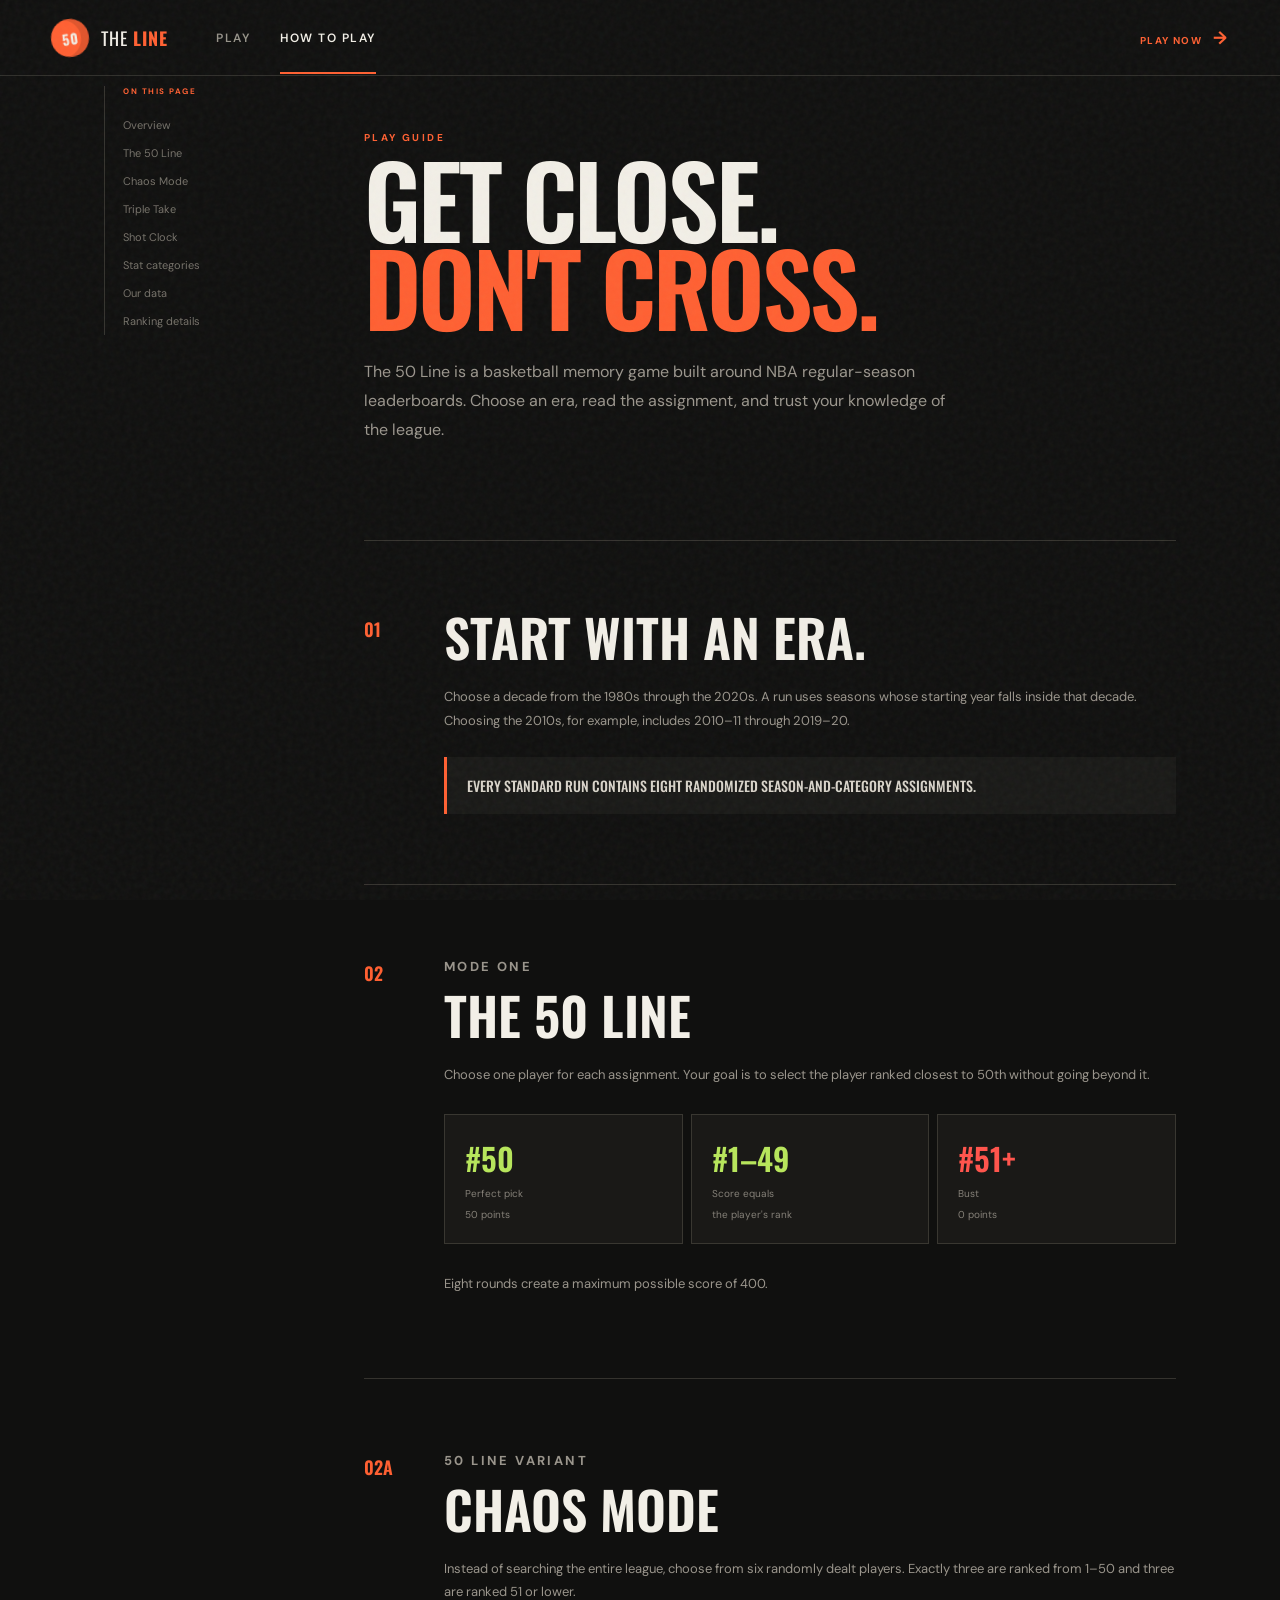
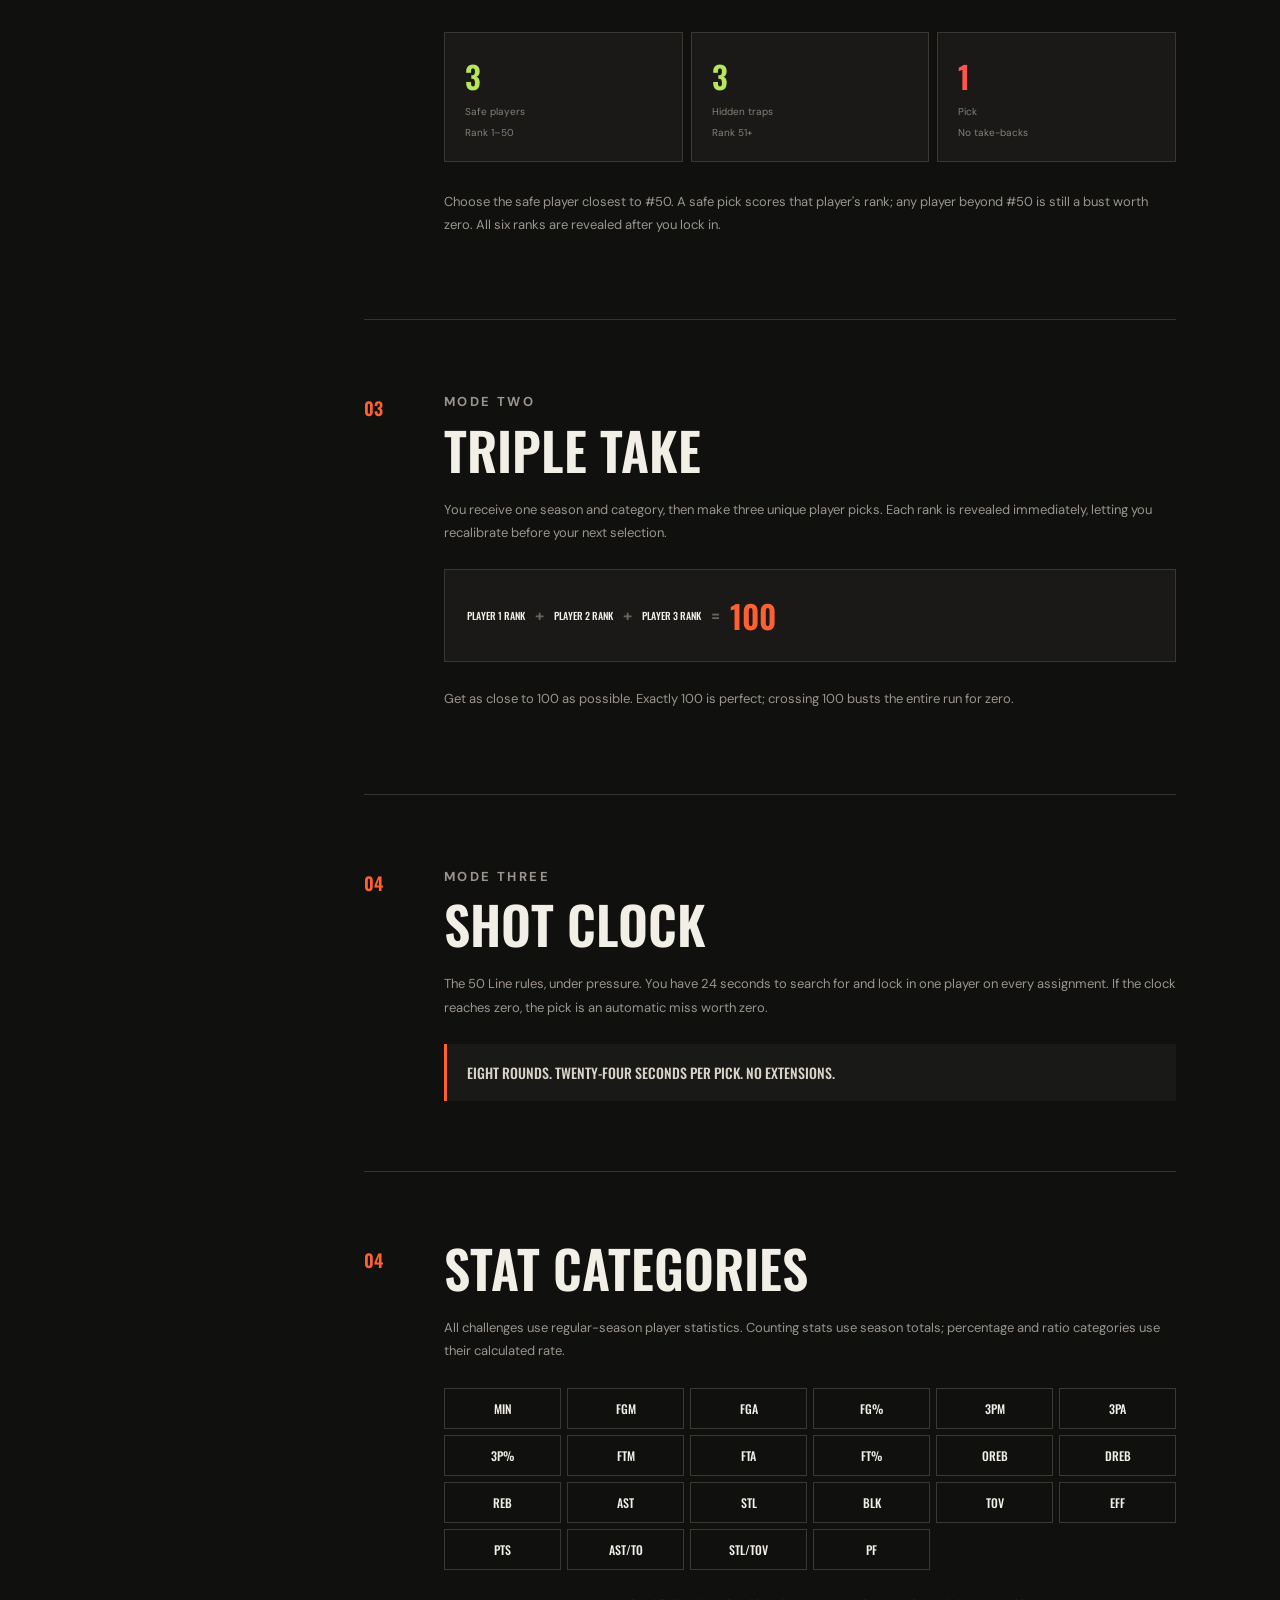
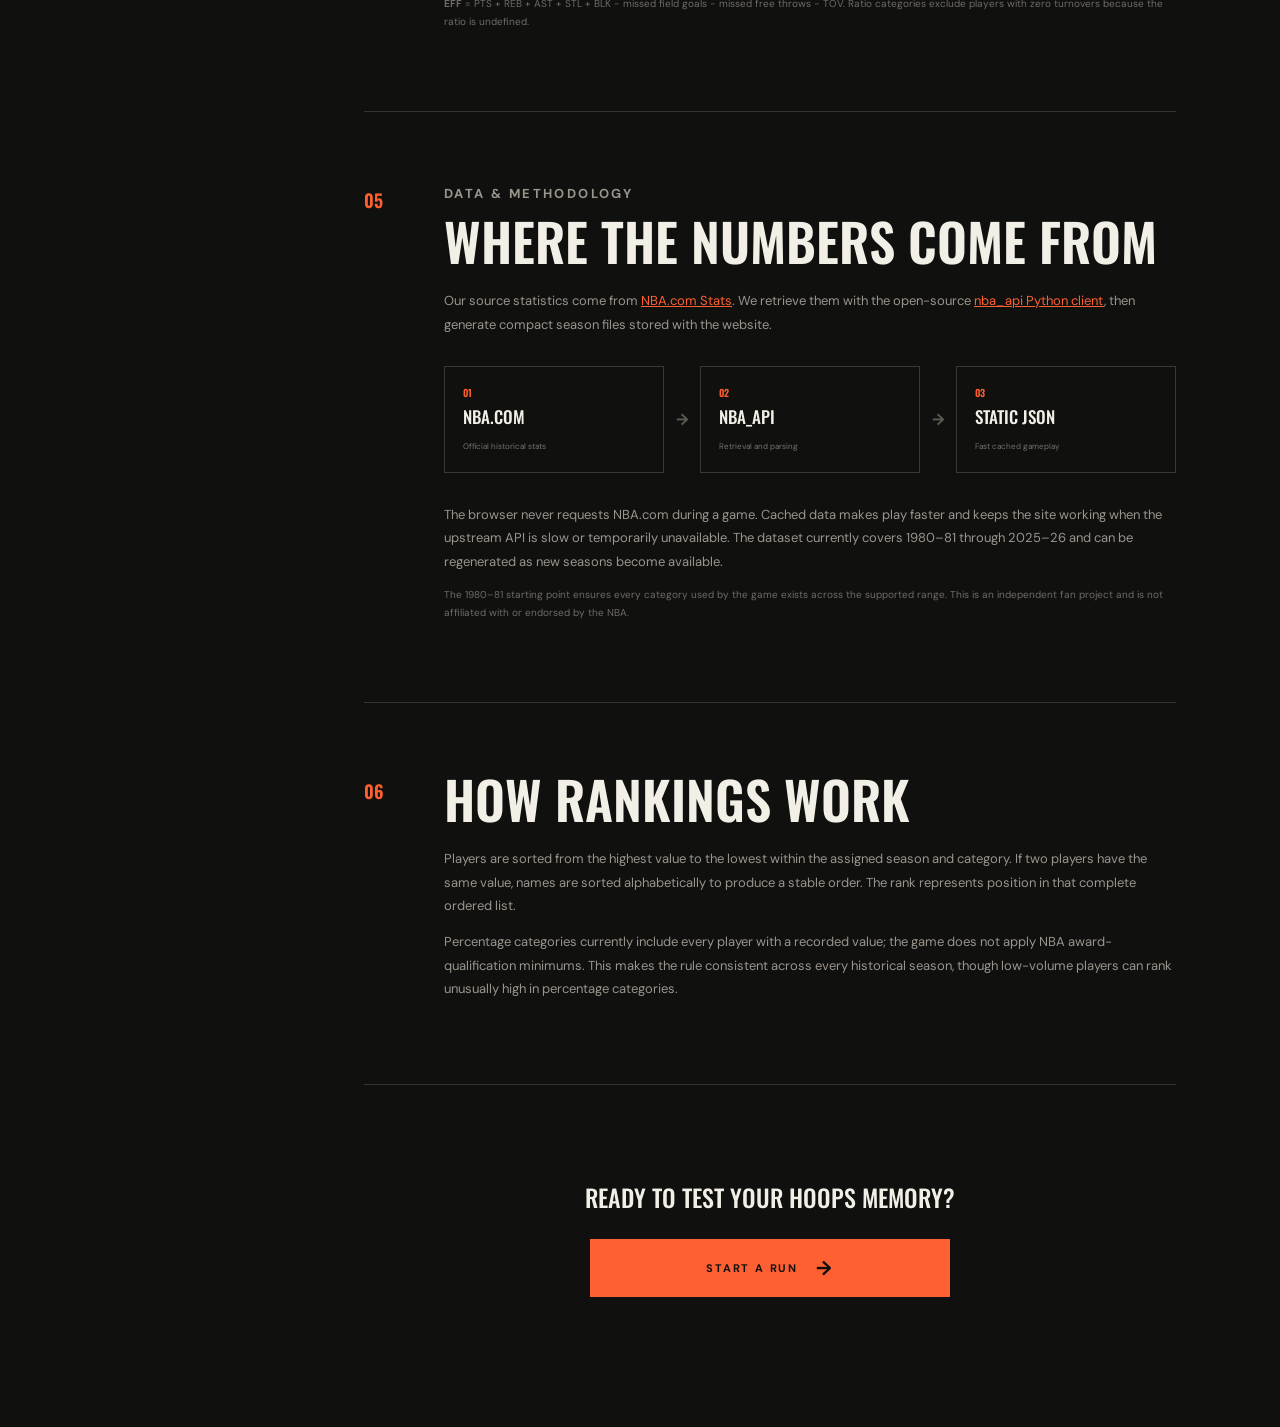
<file: how-to.html>
<!doctype html>
<html lang="en">
<head>
  <meta charset="UTF-8" />
  <meta name="viewport" content="width=device-width,initial-scale=1" />
  <meta name="theme-color" content="#11100e" />
  <title>How to Play — The 50 Line</title>
  <link rel="preconnect" href="https://fonts.googleapis.com" />
  <link rel="preconnect" href="https://fonts.gstatic.com" crossorigin />
  <link href="https://fonts.googleapis.com/css2?family=DM+Sans:wght@400;500;600;700&family=Oswald:wght@500;600;700&display=swap" rel="stylesheet" />
  <link rel="stylesheet" href="styles.css" />
  <link rel="stylesheet" href="how-to.css" />
</head>
<body class="docs-page">
  <div class="grain"></div>
  <header class="site-header">
    <a class="brand" href="index.html"><span class="brand-ball">50</span><span>THE <b>LINE</b></span></a>
    <nav aria-label="Documentation navigation"><a class="nav-link" href="index.html">Play</a><a class="nav-link active" href="how-to.html">How to play</a></nav>
    <a class="docs-play" href="index.html">PLAY NOW <span>→</span></a>
  </header>

  <main class="docs-shell">
    <aside class="docs-nav">
      <span>ON THIS PAGE</span>
      <a href="#overview">Overview</a><a href="#classic">The 50 Line</a><a href="#chaos">Chaos Mode</a><a href="#triple">Triple Take</a><a href="#shotclock">Shot Clock</a><a href="#categories">Stat categories</a><a href="#data">Our data</a><a href="#rankings">Ranking details</a>
    </aside>
    <article>
      <section id="overview" class="docs-hero">
        <p class="eyebrow">PLAY GUIDE</p>
        <h1>Get close.<br /><em>Don't cross.</em></h1>
        <p>The 50 Line is a basketball memory game built around NBA regular-season leaderboards. Choose an era, read the assignment, and trust your knowledge of the league.</p>
      </section>

      <section class="docs-section">
        <p class="section-number">01</p><div><h2>Start with an era.</h2><p>Choose a decade from the 1980s through the 2020s. A run uses seasons whose starting year falls inside that decade. Choosing the 2010s, for example, includes 2010–11 through 2019–20.</p><div class="callout">Every standard run contains eight randomized season-and-category assignments.</div></div>
      </section>

      <section id="classic" class="docs-section">
        <p class="section-number">02</p><div><p class="eyebrow">MODE ONE</p><h2>The 50 Line</h2><p>Choose one player for each assignment. Your goal is to select the player ranked closest to 50th without going beyond it.</p><div class="rule-grid"><div><strong>#50</strong><span>Perfect pick<br />50 points</span></div><div><strong>#1–49</strong><span>Score equals<br />the player's rank</span></div><div class="danger"><strong>#51+</strong><span>Bust<br />0 points</span></div></div><p>Eight rounds create a maximum possible score of 400.</p></div>
      </section>

      <section id="chaos" class="docs-section">
        <p class="section-number">02A</p><div><p class="eyebrow">50 LINE VARIANT</p><h2>Chaos Mode</h2><p>Instead of searching the entire league, choose from six randomly dealt players. Exactly three are ranked from 1–50 and three are ranked 51 or lower.</p><div class="rule-grid"><div><strong>3</strong><span>Safe players<br />Rank 1–50</span></div><div><strong>3</strong><span>Hidden traps<br />Rank 51+</span></div><div class="danger"><strong>1</strong><span>Pick<br />No take-backs</span></div></div><p>Choose the safe player closest to #50. A safe pick scores that player's rank; any player beyond #50 is still a bust worth zero. All six ranks are revealed after you lock in.</p></div>
      </section>

      <section id="triple" class="docs-section">
        <p class="section-number">03</p><div><p class="eyebrow">MODE TWO</p><h2>Triple Take</h2><p>You receive one season and category, then make three unique player picks. Each rank is revealed immediately, letting you recalibrate before your next selection.</p><div class="formula"><span>PLAYER 1 RANK</span><b>+</b><span>PLAYER 2 RANK</span><b>+</b><span>PLAYER 3 RANK</span><b>=</b><strong>100</strong></div><p>Get as close to 100 as possible. Exactly 100 is perfect; crossing 100 busts the entire run for zero.</p></div>
      </section>

      <section id="shotclock" class="docs-section">
        <p class="section-number">04</p><div><p class="eyebrow">MODE THREE</p><h2>Shot Clock</h2><p>The 50 Line rules, under pressure. You have 24 seconds to search for and lock in one player on every assignment. If the clock reaches zero, the pick is an automatic miss worth zero.</p><div class="callout">Eight rounds. Twenty-four seconds per pick. No extensions.</div></div>
      </section>

      <section id="categories" class="docs-section">
        <p class="section-number">04</p><div><h2>Stat categories</h2><p>All challenges use regular-season player statistics. Counting stats use season totals; percentage and ratio categories use their calculated rate.</p><div class="stat-grid"><span>MIN</span><span>FGM</span><span>FGA</span><span>FG%</span><span>3PM</span><span>3PA</span><span>3P%</span><span>FTM</span><span>FTA</span><span>FT%</span><span>OREB</span><span>DREB</span><span>REB</span><span>AST</span><span>STL</span><span>BLK</span><span>TOV</span><span>EFF</span><span>PTS</span><span>AST/TO</span><span>STL/TOV</span><span>PF</span></div><p class="fine-print"><b>EFF</b> = PTS + REB + AST + STL + BLK − missed field goals − missed free throws − TOV. Ratio categories exclude players with zero turnovers because the ratio is undefined.</p></div>
      </section>

      <section id="data" class="docs-section data-section">
        <p class="section-number">05</p><div><p class="eyebrow">DATA & METHODOLOGY</p><h2>Where the numbers come from</h2><p>Our source statistics come from <a href="https://www.nba.com/stats/players/traditional" target="_blank" rel="noopener">NBA.com Stats</a>. We retrieve them with the open-source <a href="https://github.com/swar/nba_api" target="_blank" rel="noopener">nba_api Python client</a>, then generate compact season files stored with the website.</p><div class="data-flow"><div><span>01</span><strong>NBA.com</strong><small>Official historical stats</small></div><b>→</b><div><span>02</span><strong>nba_api</strong><small>Retrieval and parsing</small></div><b>→</b><div><span>03</span><strong>Static JSON</strong><small>Fast cached gameplay</small></div></div><p>The browser never requests NBA.com during a game. Cached data makes play faster and keeps the site working when the upstream API is slow or temporarily unavailable. The dataset currently covers 1980–81 through 2025–26 and can be regenerated as new seasons become available.</p><p class="fine-print">The 1980–81 starting point ensures every category used by the game exists across the supported range. This is an independent fan project and is not affiliated with or endorsed by the NBA.</p></div>
      </section>

      <section id="rankings" class="docs-section">
        <p class="section-number">06</p><div><h2>How rankings work</h2><p>Players are sorted from the highest value to the lowest within the assigned season and category. If two players have the same value, names are sorted alphabetically to produce a stable order. The rank represents position in that complete ordered list.</p><p>Percentage categories currently include every player with a recorded value; the game does not apply NBA award-qualification minimums. This makes the rule consistent across every historical season, though low-volume players can rank unusually high in percentage categories.</p></div>
      </section>

      <footer class="docs-footer"><p>Ready to test your hoops memory?</p><a class="primary-button" href="index.html"><span>START A RUN</span><b>→</b></a></footer>
    </article>
  </main>
</body>
</html>
</file>
<file: styles.css>
:root{--ink:#10100f;--paper:#f2efe7;--muted:#97938a;--line:#302f2b;--orange:#ff6032;--orange2:#ff8a48;--cream:#fff8e8;--green:#b7e55c;--red:#ff554d}*{box-sizing:border-box}html{scroll-behavior:smooth}body{margin:0;background:var(--ink);color:var(--paper);font-family:"DM Sans",sans-serif;min-height:100vh}.grain{position:fixed;inset:0;pointer-events:none;opacity:.055;z-index:9;background-image:url("data:image/svg+xml,%3Csvg viewBox='0 0 180 180' xmlns='http://www.w3.org/2000/svg'%3E%3Cfilter id='n'%3E%3CfeTurbulence type='fractalNoise' baseFrequency='.9' numOctaves='4' stitchTiles='stitch'/%3E%3C/filter%3E%3Crect width='100%25' height='100%25' filter='url(%23n)' opacity='.8'/%3E%3C/svg%3E")}.site-header{height:76px;border-bottom:1px solid var(--line);display:flex;align-items:center;padding:0 max(24px,4vw);gap:48px;position:relative;z-index:4}.brand{display:flex;align-items:center;gap:12px;color:var(--paper);text-decoration:none;font-family:Oswald,sans-serif;font-size:18px;letter-spacing:1px}.brand b{color:var(--orange)}.brand-ball{display:grid;place-items:center;width:38px;height:38px;background:var(--orange);border-radius:50%;font:700 14px Oswald;transform:rotate(-8deg);box-shadow:inset -8px 0 0 rgba(0,0,0,.12)}nav{display:flex;gap:30px}.nav-link{border:0;background:none;color:var(--muted);font:600 12px "DM Sans";text-transform:uppercase;letter-spacing:1.5px;cursor:pointer;padding:28px 0;position:relative}.nav-link:hover,.nav-link.active{color:var(--paper)}.nav-link.active:after{content:"";height:2px;background:var(--orange);position:absolute;bottom:0;left:0;right:0}.header-score{margin-left:auto;display:flex;align-items:center;gap:12px}.header-score span{font:600 9px "DM Sans";letter-spacing:1.4px;color:var(--muted)}.header-score strong{font:600 25px Oswald;color:var(--orange)}main{padding:58px 24px 80px}.game-shell,.summary-view{width:min(980px,100%);margin:auto}.round-meta{display:flex;align-items:end;justify-content:space-between;margin-bottom:22px}.eyebrow{font-size:10px;letter-spacing:2.4px;font-weight:700;color:var(--orange);margin:0 0 10px}.round-meta h1,.summary-view h1{font:600 clamp(40px,7vw,68px)/.96 Oswald;margin:0;text-transform:uppercase;letter-spacing:-1.5px}.round-meta h1 em{color:var(--orange);font-style:normal}.round-count{display:flex;align-items:baseline}.round-count span{font-size:9px;letter-spacing:1.6px;color:var(--muted);margin-right:12px}.round-count strong{font:600 35px Oswald}.round-count i{font:400 16px Oswald;color:#666;font-style:normal}.progress-track{height:2px;background:#282824;margin-bottom:26px}.progress-fill{height:100%;background:var(--orange);width:20%;transition:width .4s ease}.challenge-card{background:linear-gradient(125deg,#f6f0e5,#e9e1d3);color:#151513;min-height:290px;border-radius:4px;position:relative;overflow:hidden;display:flex;align-items:center;padding:50px;box-shadow:0 18px 60px rgba(0,0,0,.25)}.court-lines{position:absolute;width:400px;height:400px;border:2px solid rgba(33,31,26,.1);border-radius:50%;right:-135px;top:-75px}.court-lines:before{content:"";position:absolute;width:180px;height:180px;border:2px solid rgba(33,31,26,.1);border-radius:50%;inset:108px}.court-lines:after{content:"";position:absolute;height:500px;border-left:2px solid rgba(33,31,26,.1);left:198px;top:-50px}.court-lines span{position:absolute;width:80px;height:130px;border:2px solid rgba(33,31,26,.1);left:158px;top:133px}.challenge-copy{position:relative;z-index:1;flex:1}.card-kicker{font-size:9px;letter-spacing:2px;font-weight:700;color:#8d8374;margin:0 0 16px}.challenge-copy h2{font:600 clamp(29px,4vw,45px)/1.08 Oswald;text-transform:uppercase;margin:0;letter-spacing:-.5px}.challenge-copy h2 span{color:var(--orange)}.challenge-note{font-size:12px;color:#766f65;margin:18px 0 0}.stat-ticket{position:relative;z-index:1;background-color:#171714;background-image:radial-gradient(circle at 25% 12%,rgba(255,96,50,.16),transparent 55%),radial-gradient(circle at 1px 1px,rgba(255,255,255,.06) 1px,transparent 0);background-size:auto,7px 7px;color:var(--paper);width:236px;min-width:236px;margin-left:40px;padding:28px 26px;box-shadow:0 0 0 2px rgba(255,96,50,.55),10px 10px 0 var(--orange),10px 10px 30px rgba(0,0,0,.4);transform:rotate(1deg)}.stat-ticket div{display:flex;flex-direction:column}.stat-ticket span{font-size:10px;letter-spacing:2px;font-weight:700;color:var(--orange);margin-bottom:8px}.stat-ticket strong{font:600 28px Oswald;letter-spacing:-.3px;color:var(--paper)}.stat-ticket div:last-of-type strong{color:var(--orange2)}.ticket-ball{position:absolute;top:-17px;right:-17px;width:42px;height:42px;transform:rotate(-14deg);filter:drop-shadow(0 4px 6px rgba(0,0,0,.45))}.ticket-divider{margin:20px 0;height:10px}.ticket-divider svg{width:100%;height:100%;display:block}.pick-panel{padding:42px 0 10px}.pick-heading{display:flex;justify-content:space-between;align-items:center;margin-bottom:22px}.pick-heading>div:first-child{display:flex;align-items:center;gap:15px}.step-num{width:34px;height:34px;display:grid;place-items:center;border:1px solid #484640;color:var(--orange);font:600 13px Oswald}.pick-heading p{margin:0 0 4px}.pick-heading h3{font:500 22px Oswald;margin:0;text-transform:uppercase}.target-chip{border:1px solid #3b3934;border-radius:30px;padding:9px 13px;font-size:9px;letter-spacing:1px;color:#a5a097}.target-dot{display:inline-block;width:6px;height:6px;background:var(--green);border-radius:50%;margin-right:7px;box-shadow:0 0 8px var(--green)}.search-wrap{position:relative}.search-wrap>svg{position:absolute;left:18px;top:18px;width:20px;fill:none;stroke:#858179;stroke-width:1.8}.search-wrap input{width:100%;height:58px;border:1px solid #3b3934;background:#191917;color:var(--paper);padding:0 58px;font:500 15px "DM Sans";outline:none;border-radius:2px}.search-wrap input:focus{border-color:var(--orange);box-shadow:0 0 0 1px var(--orange)}.search-wrap kbd{position:absolute;right:15px;top:17px;border:1px solid #413f39;background:#24231f;border-radius:3px;padding:4px 7px;color:#8c887f;font:10px "DM Sans"}.player-options{position:absolute;left:0;right:0;top:64px;background:#201f1c;border:1px solid #3d3b35;z-index:5;display:none;max-height:280px;overflow:auto;box-shadow:0 20px 45px rgba(0,0,0,.55)}.player-options.open{display:block}.player-option{width:100%;border:0;border-bottom:1px solid #33312c;background:none;color:var(--paper);display:flex;align-items:center;text-align:left;padding:12px 16px;cursor:pointer;gap:12px}.player-option:hover,.player-option.focused{background:#2b2924}.mini-mono{width:32px;height:32px;background:#39362f;border-radius:50%;display:grid;place-items:center;font:600 11px Oswald;color:var(--orange)}.player-option strong{font-size:13px}.player-option span:last-child{margin-left:auto;color:#77736c;font-size:10px}.selected-player{margin-top:10px;border:1px solid #3d3b35;background:#1a1917;padding:12px;display:flex;align-items:center;gap:13px}.selected-player.hidden,.hidden{display:none!important}.player-monogram{width:44px;height:44px;background:var(--orange);color:#141311;border-radius:50%;display:grid;place-items:center;font:700 14px Oswald}.selected-player>div:nth-child(2){display:flex;flex-direction:column}.selected-player span{font-size:7px;letter-spacing:1.5px;color:#807d75}.selected-player strong{font:500 16px Oswald;text-transform:uppercase}.selected-player small{font-size:9px;color:#858078}.selected-player button{margin-left:auto;background:none;border:0;color:#858078;font-size:24px;cursor:pointer}.primary-button,.secondary-button{height:58px;border:0;width:100%;margin-top:16px;background:var(--orange);color:#11100f;font:700 11px "DM Sans";letter-spacing:1.8px;display:flex;align-items:center;justify-content:center;gap:18px;cursor:pointer;transition:.2s}.primary-button b{font-size:20px;transition:transform .2s}.primary-button:hover:not(:disabled){background:var(--orange2)}.primary-button:hover:not(:disabled) b{transform:translateX(4px)}.primary-button:disabled{background:#292824;color:#5b5851;cursor:not-allowed}.microcopy{text-align:center;font-size:9px;color:#65625c;letter-spacing:.5px;margin:13px}.round-result{margin-top:38px;border:1px solid #3a3832;display:grid;grid-template-columns:160px 1fr 110px 170px;align-items:center;padding:22px 24px;gap:24px;background:#171715;animation:rise .4s ease}.round-result.bust{border-color:rgba(255,85,77,.45)}.result-rank,.points-earned{display:flex;flex-direction:column}.result-rank span,.points-earned span{font-size:8px;letter-spacing:1.5px;color:#77736b}.result-rank strong{font:600 40px Oswald;color:var(--green)}.bust .result-rank strong{color:var(--red)}.result-copy{border-left:1px solid #383630;padding-left:24px}.result-copy p{font-size:9px;color:var(--orange);letter-spacing:1.8px;font-weight:700;margin:0}.result-copy h3{font:500 18px Oswald;text-transform:uppercase;margin:3px 0}.result-copy span{font-size:10px;color:#7d7970}.points-earned strong{font:600 30px Oswald}.round-result .primary-button{margin:0;height:46px}.score-row{display:grid;grid-template-columns:repeat(5,1fr);gap:7px;margin-top:36px}.score-pill{border-top:1px solid #37352f;padding:10px 3px;display:flex;justify-content:space-between;color:#68655e;font-size:9px}.score-pill b{font:500 14px Oswald;color:#98948b}.score-pill.current{border-color:var(--orange);color:var(--orange)}.score-pill.done b{color:var(--paper)}.summary-view{text-align:center;padding-top:30px}.summary-view .eyebrow{margin-bottom:16px}.final-score{margin:45px auto 20px;width:250px;height:250px;border:2px solid var(--orange);border-radius:50%;display:flex;flex-direction:column;align-items:center;justify-content:center;box-shadow:0 0 80px rgba(255,96,50,.12),inset 0 0 60px rgba(255,96,50,.06)}.final-score span{font-size:9px;letter-spacing:2px;color:#908b81}.final-score strong{font:600 82px/.95 Oswald}.final-score i{font:400 15px Oswald;color:#6e6a62;font-style:normal}.final-verdict{color:#aaa59b;margin-bottom:35px}.summary-rounds{display:grid;grid-template-columns:repeat(5,1fr);gap:8px}.summary-round{border:1px solid #34322d;padding:18px 8px}.summary-round span{font-size:8px;letter-spacing:1px;color:#6f6b64}.summary-round strong{font:600 25px Oswald;display:block;margin:6px}.summary-round small{font-size:9px;color:#88847b}.summary-actions{display:grid;grid-template-columns:2fr 1fr;gap:10px;max-width:560px;margin:25px auto}.secondary-button{background:transparent;border:1px solid #3d3a34;color:var(--paper)}dialog{background:#191917;color:var(--paper);border:1px solid #49463f;width:min(520px,calc(100% - 30px));padding:42px;box-shadow:0 20px 80px #000}dialog::backdrop{background:rgba(0,0,0,.75);backdrop-filter:blur(5px)}dialog h2{font:600 40px Oswald;text-transform:uppercase;margin:0 0 30px}dialog ol{list-style:none;padding:0;counter-reset:item}dialog li{display:grid;grid-template-columns:26px 1fr;column-gap:12px;margin:20px 0;counter-increment:item}dialog li:before{content:counter(item);grid-row:1/3;color:var(--orange);font:600 18px Oswald}dialog li b{font:500 15px Oswald;text-transform:uppercase}dialog li span{font-size:11px;color:#908c83;margin-top:3px}.modal-close{position:absolute;right:17px;top:14px;border:0;background:none;color:#888;font-size:26px;cursor:pointer}.toast{position:fixed;bottom:24px;left:50%;transform:translate(-50%,30px);background:var(--cream);color:#171614;padding:12px 20px;font-size:11px;font-weight:700;opacity:0;pointer-events:none;transition:.3s;z-index:10}.toast.show{opacity:1;transform:translate(-50%,0)}@keyframes rise{from{opacity:0;transform:translateY(15px)}}@media(max-width:760px){.site-header{gap:15px;padding:0 16px}.site-header nav{display:none}.header-score span{display:none}main{padding:38px 16px}.round-meta{align-items:start}.round-count span{display:none}.challenge-card{padding:32px 25px;display:block}.stat-ticket{margin:35px 0 0;width:210px}.court-lines{right:-240px}.pick-heading{align-items:end}.target-chip{font-size:8px}.round-result{grid-template-columns:90px 1fr;gap:15px}.result-copy{padding-left:15px}.points-earned{grid-row:2}.round-result .primary-button{grid-row:2;grid-column:2}.summary-rounds{grid-template-columns:repeat(5,minmax(58px,1fr))}.summary-round{padding:12px 3px}.summary-round small{display:none}}@media(max-width:460px){.round-meta h1{font-size:42px}.round-count strong{font-size:27px}.challenge-copy h2{font-size:30px}.challenge-note{line-height:1.5}.pick-heading h3{font-size:18px}.target-chip{display:none}.score-pill span{display:none}.summary-actions{grid-template-columns:1fr}.summary-view h1{font-size:45px}}
</file>
<file: how-to.css>
.nav-link{text-decoration:none}.docs-play{margin-left:auto;color:var(--orange);text-decoration:none;font:700 10px "DM Sans";letter-spacing:1.4px}.docs-play span{font-size:18px;margin-left:8px}.docs-shell{width:min(1120px,100%);display:grid;grid-template-columns:190px 1fr;gap:70px;margin:auto;padding-top:10px}.docs-nav{position:sticky;top:30px;align-self:start;display:flex;flex-direction:column;border-left:1px solid #35332e;padding-left:18px}.docs-nav span{font-size:8px;letter-spacing:1.5px;color:var(--orange);font-weight:700;margin-bottom:15px}.docs-nav a{color:#757169;text-decoration:none;font-size:11px;padding:7px 0}.docs-nav a:hover{color:var(--paper)}.docs-shell article{max-width:820px}.docs-hero{padding:45px 0 80px;border-bottom:1px solid #35332e}.docs-hero h1{font:600 clamp(60px,9vw,100px)/.88 Oswald;text-transform:uppercase;letter-spacing:-3px;margin:0}.docs-hero h1 em{color:var(--orange);font-style:normal}.docs-hero>p:last-child{max-width:600px;color:#9b968d;line-height:1.8;margin-top:28px}.docs-section{display:grid;grid-template-columns:55px 1fr;gap:25px;padding:70px 0;border-bottom:1px solid #35332e;scroll-margin-top:25px}.section-number{font:600 18px Oswald;color:var(--orange);margin:5px 0}.docs-section h2{font:600 clamp(34px,5vw,52px)/1 Oswald;text-transform:uppercase;margin:0 0 22px}.docs-section>div>p{color:#9a958c;line-height:1.8;font-size:13px}.callout{border-left:3px solid var(--orange);background:#191917;padding:18px 20px;color:#d9d4ca;font:500 14px Oswald;text-transform:uppercase;margin-top:25px}.rule-grid{display:grid;grid-template-columns:repeat(3,1fr);gap:8px;margin:28px 0}.rule-grid>div{background:#1a1917;border:1px solid #393731;padding:20px}.rule-grid strong{display:block;font:600 31px Oswald;color:var(--green)}.rule-grid span{font-size:10px;color:#858078;line-height:1.5}.rule-grid .danger strong{color:var(--red)}.formula{display:flex;align-items:center;gap:10px;background:#1a1917;border:1px solid #393731;padding:22px;margin:25px 0;overflow:auto}.formula span{font:500 10px Oswald;white-space:nowrap}.formula b{color:#67635c}.formula strong{font:600 32px Oswald;color:var(--orange)}.stat-grid{display:grid;grid-template-columns:repeat(6,1fr);gap:6px;margin:25px 0}.stat-grid span{border:1px solid #3a3832;padding:11px 5px;text-align:center;font:500 12px Oswald}.fine-print{font-size:10px!important;color:#706c65!important}.data-section a{color:var(--orange)}.data-flow{display:grid;grid-template-columns:1fr auto 1fr auto 1fr;align-items:center;gap:12px;margin:30px 0}.data-flow>div{border:1px solid #3a3832;padding:18px}.data-flow span{display:block;font:600 10px Oswald;color:var(--orange)}.data-flow strong{display:block;font:500 17px Oswald;text-transform:uppercase;margin:4px 0}.data-flow small{font-size:8px;color:#77736b}.data-flow>b{color:#5c5952}.docs-footer{text-align:center;padding:70px 0 30px}.docs-footer p{font:500 24px Oswald;text-transform:uppercase}.docs-footer .primary-button{max-width:360px;margin:20px auto;text-decoration:none}@media(max-width:760px){.docs-page .site-header nav{display:flex}.docs-shell{display:block}.docs-nav{display:none}.docs-hero{padding-top:20px}.docs-section{grid-template-columns:36px 1fr;gap:12px}.stat-grid{grid-template-columns:repeat(4,1fr)}.data-flow{grid-template-columns:1fr}.data-flow>b{transform:rotate(90deg);text-align:center}}@media(max-width:460px){.docs-play{font-size:0}.docs-play span{font-size:20px}.rule-grid{grid-template-columns:1fr}.data-flow>div{padding:14px}.docs-section{padding:50px 0}.stat-grid{grid-template-columns:repeat(3,1fr)}}
</file>
